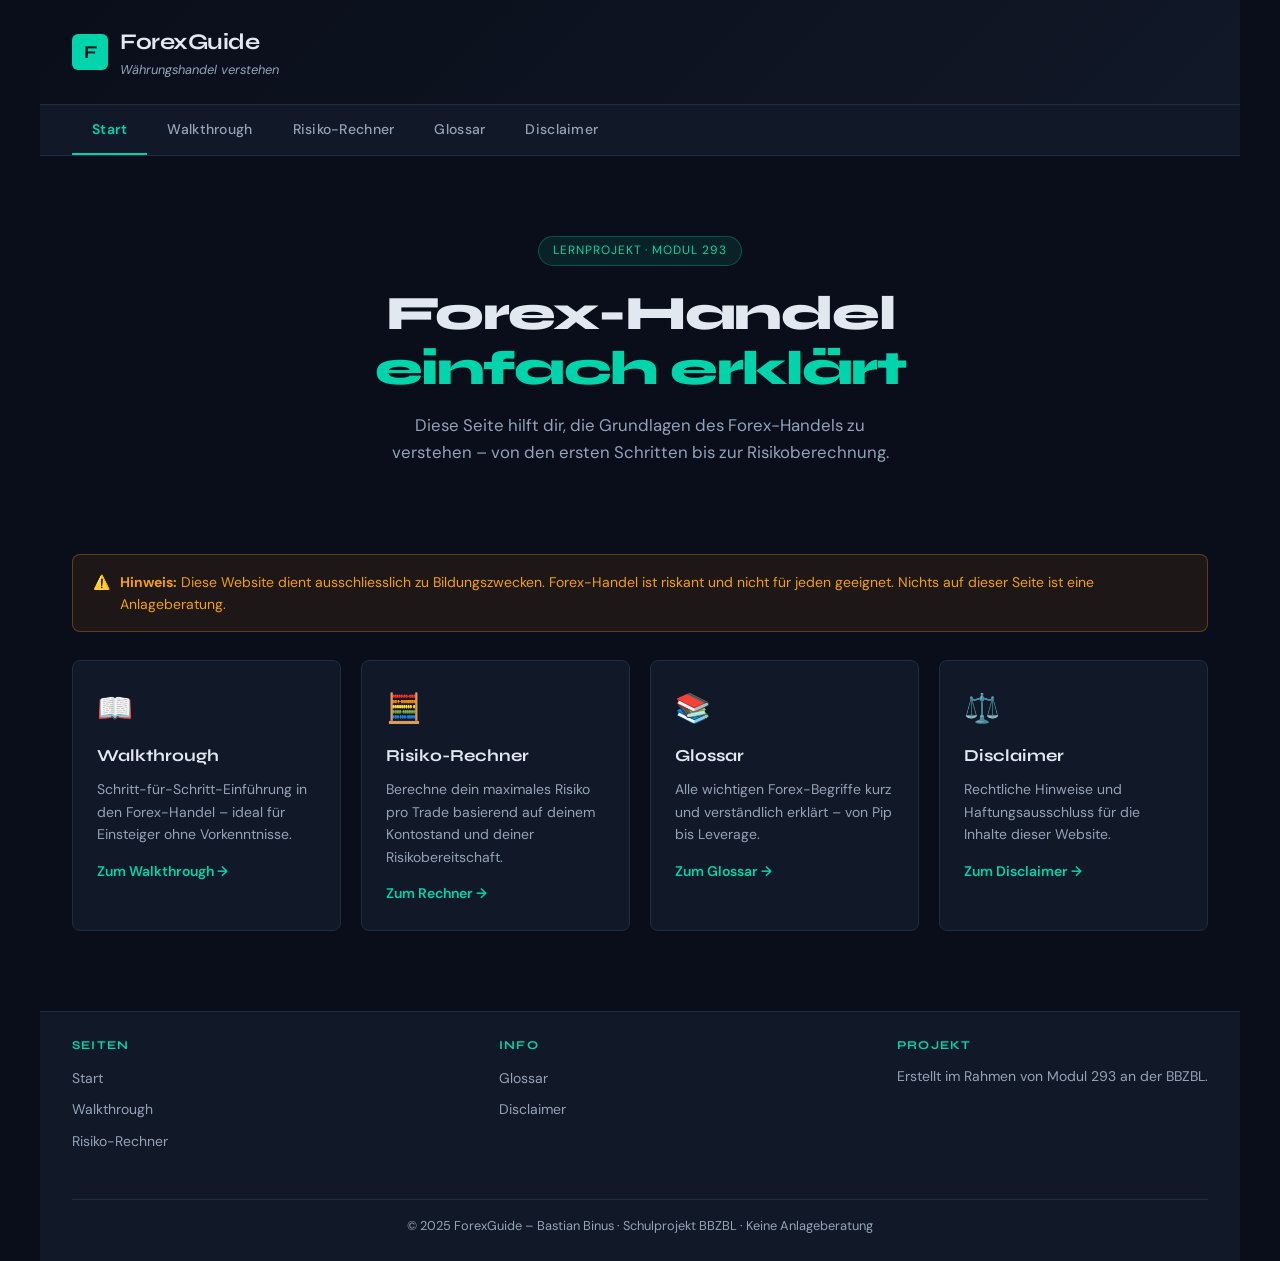
<file: index.html>
<!DOCTYPE html>
<html lang="de">
<head>
  <meta charset="UTF-8">
  <meta name="viewport" content="width=device-width, initial-scale=1.0">
  <meta name="description" content="ForexGuide – Dein Einstieg in den Forex-Handel. Lerne Währungshandel Schritt für Schritt.">
  <title>ForexGuide – Einstieg in den Forex-Handel</title>
  <link rel="stylesheet" href="style.css">
  <link rel="preconnect" href="https://fonts.googleapis.com">
  <link href="https://fonts.googleapis.com/css2?family=Syne:wght@700;800&family=DM+Sans:wght@400;500;600&family=JetBrains+Mono:wght@400&display=swap" rel="stylesheet">
</head>
<body>

  <header>
    <a href="index.html" class="logo">
      <div class="logo-icon">F</div>
      <div>
        <h1>ForexGuide</h1>
        <p class="tagline">Währungshandel verstehen</p>
      </div>
    </a>
  </header>

  <nav>
    <ul>
      <li><a href="index.html" class="active">Start</a></li>
      <li><a href="walkthrough.html">Walkthrough</a></li>
      <li><a href="rechner.html">Risiko-Rechner</a></li>
      <li><a href="glossar.html">Glossar</a></li>
      <li><a href="disclaimer.html">Disclaimer</a></li>
    </ul>
  </nav>

  <main>
    <div class="hero">
      <span class="hero-badge">Lernprojekt · Modul 293</span>
      <h2>Forex-Handel <span>einfach erklärt</span></h2>
      <p>Diese Seite hilft dir, die Grundlagen des Forex-Handels zu verstehen – von den ersten Schritten bis zur Risikoberechnung.</p>
    </div>

    <div class="warning-box">
      <span>⚠️</span>
      <span><strong>Hinweis:</strong> Diese Website dient ausschliesslich zu Bildungszwecken. Forex-Handel ist riskant und nicht für jeden geeignet. Nichts auf dieser Seite ist eine Anlageberatung.</span>
    </div>

    <div class="cards-grid">
      <div class="card">
        <div class="card-icon">📖</div>
        <h3>Walkthrough</h3>
        <p>Schritt-für-Schritt-Einführung in den Forex-Handel – ideal für Einsteiger ohne Vorkenntnisse.</p>
        <a href="walkthrough.html">Zum Walkthrough →</a>
      </div>
      <div class="card">
        <div class="card-icon">🧮</div>
        <h3>Risiko-Rechner</h3>
        <p>Berechne dein maximales Risiko pro Trade basierend auf deinem Kontostand und deiner Risikobereitschaft.</p>
        <a href="rechner.html">Zum Rechner →</a>
      </div>
      <div class="card">
        <div class="card-icon">📚</div>
        <h3>Glossar</h3>
        <p>Alle wichtigen Forex-Begriffe kurz und verständlich erklärt – von Pip bis Leverage.</p>
        <a href="glossar.html">Zum Glossar →</a>
      </div>
      <div class="card">
        <div class="card-icon">⚖️</div>
        <h3>Disclaimer</h3>
        <p>Rechtliche Hinweise und Haftungsausschluss für die Inhalte dieser Website.</p>
        <a href="disclaimer.html">Zum Disclaimer →</a>
      </div>
    </div>
  </main>

  <footer>
    <div class="footer-section">
      <h3>Seiten</h3>
      <ul>
        <li><a href="index.html">Start</a></li>
        <li><a href="walkthrough.html">Walkthrough</a></li>
        <li><a href="rechner.html">Risiko-Rechner</a></li>
      </ul>
    </div>
    <div class="footer-section">
      <h3>Info</h3>
      <ul>
        <li><a href="glossar.html">Glossar</a></li>
        <li><a href="disclaimer.html">Disclaimer</a></li>
      </ul>
    </div>
    <div class="footer-section">
      <h3>Projekt</h3>
      <p>Erstellt im Rahmen von Modul 293 an der BBZBL.</p>
    </div>
    <div class="footer-bottom">
      <p>© 2025 ForexGuide – Bastian Binus · Schulprojekt BBZBL · Keine Anlageberatung</p>
    </div>
  </footer>

</body>
</html>
</file>
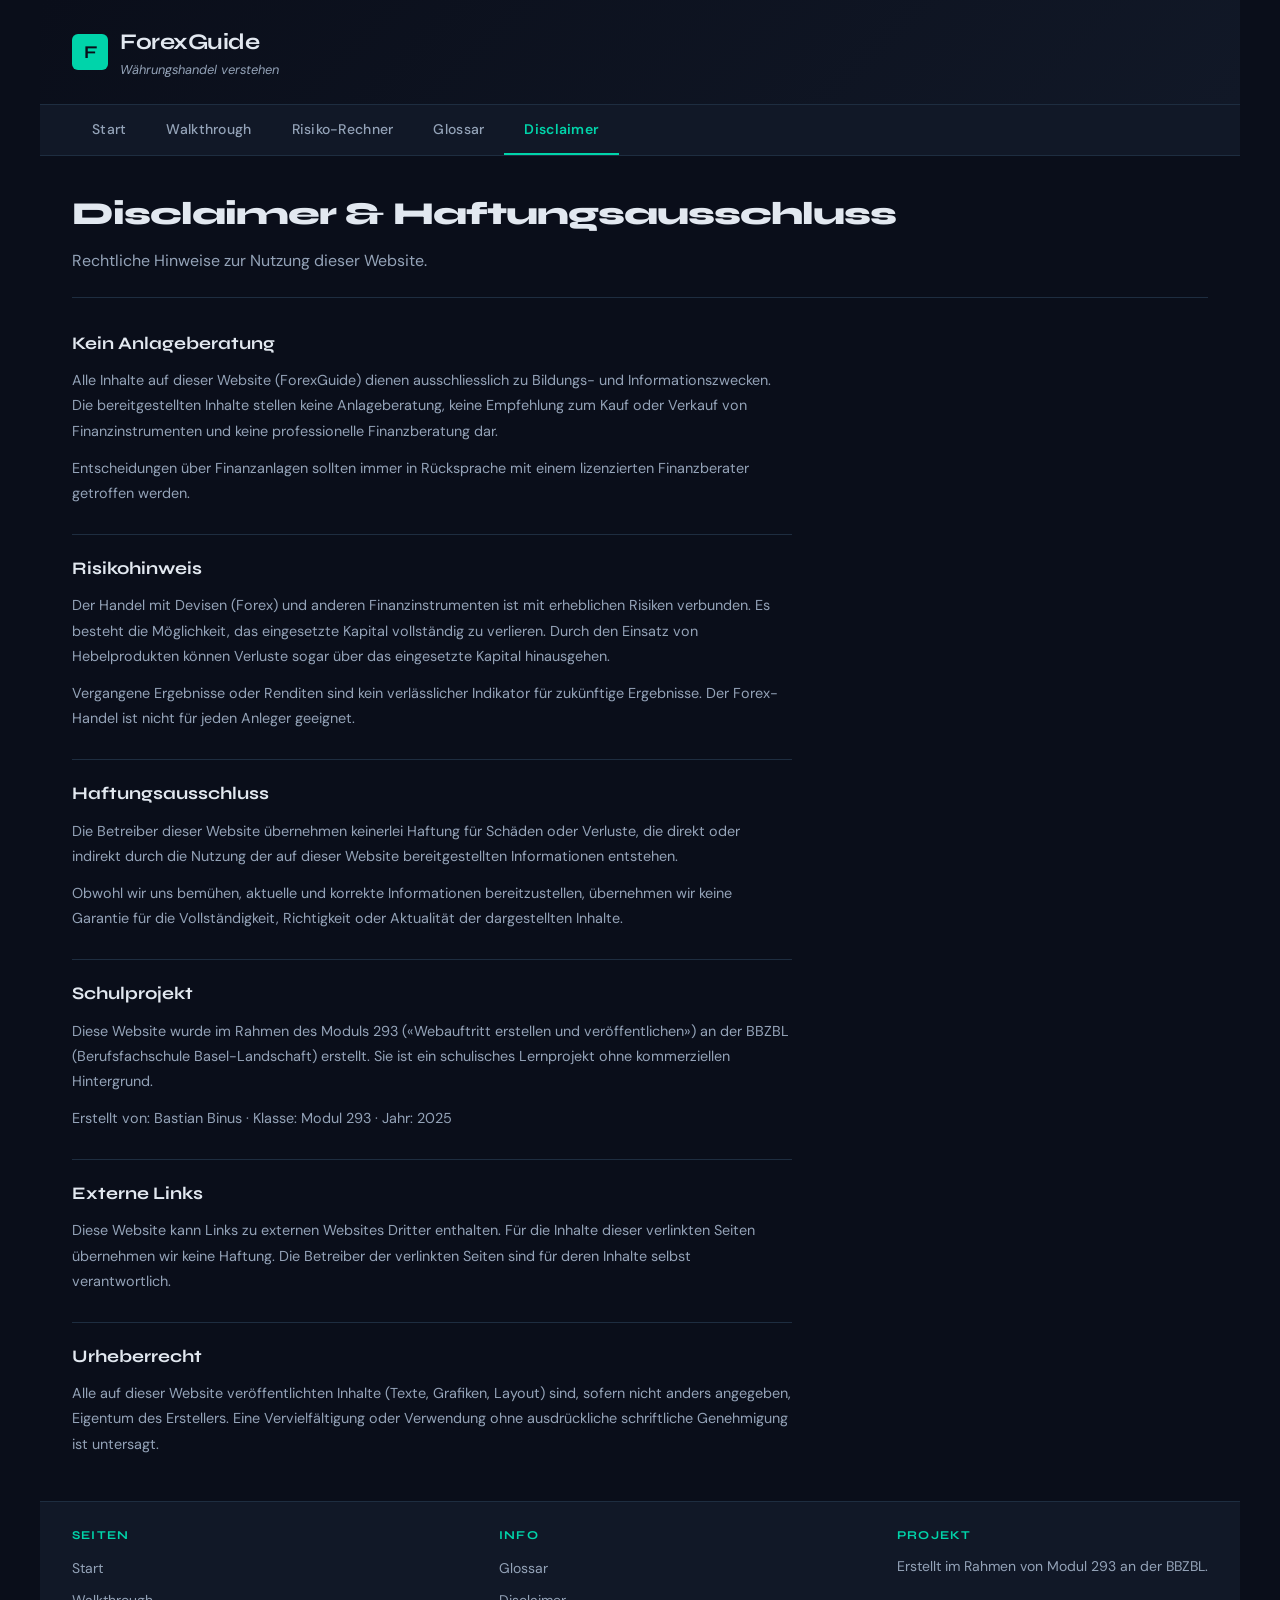
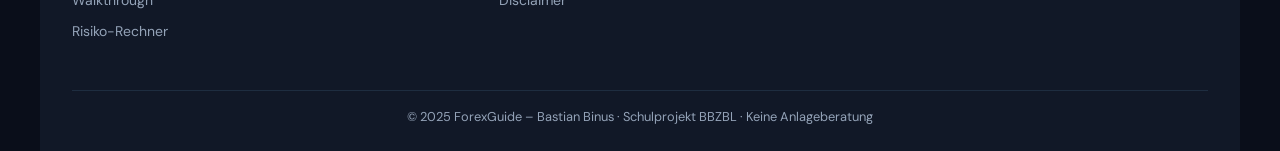
<file: disclaimer.html>
<!DOCTYPE html>
<html lang="de">
<head>
  <meta charset="UTF-8">
  <meta name="viewport" content="width=device-width, initial-scale=1.0">
  <meta name="description" content="Haftungsausschluss und rechtliche Hinweise für ForexGuide.">
  <title>Disclaimer – ForexGuide</title>
  <link rel="stylesheet" href="style.css">
  <link rel="preconnect" href="https://fonts.googleapis.com">
  <link href="https://fonts.googleapis.com/css2?family=Syne:wght@700;800&family=DM+Sans:wght@400;500;600&family=JetBrains+Mono:wght@400&display=swap" rel="stylesheet">
</head>
<body>

  <header>
    <a href="index.html" class="logo">
      <div class="logo-icon">F</div>
      <div>
        <h1>ForexGuide</h1>
        <p class="tagline">Währungshandel verstehen</p>
      </div>
    </a>
  </header>

  <nav>
    <ul>
      <li><a href="index.html">Start</a></li>
      <li><a href="walkthrough.html">Walkthrough</a></li>
      <li><a href="rechner.html">Risiko-Rechner</a></li>
      <li><a href="glossar.html">Glossar</a></li>
      <li><a href="disclaimer.html" class="active">Disclaimer</a></li>
    </ul>
  </nav>

  <main>
    <div class="page-header">
      <h2>Disclaimer & Haftungsausschluss</h2>
      <p>Rechtliche Hinweise zur Nutzung dieser Website.</p>
    </div>

    <div class="disclaimer-content">
      <h3>Kein Anlageberatung</h3>
      <p>Alle Inhalte auf dieser Website (ForexGuide) dienen ausschliesslich zu Bildungs- und Informationszwecken. Die bereitgestellten Inhalte stellen keine Anlageberatung, keine Empfehlung zum Kauf oder Verkauf von Finanzinstrumenten und keine professionelle Finanzberatung dar.</p>
      <p>Entscheidungen über Finanzanlagen sollten immer in Rücksprache mit einem lizenzierten Finanzberater getroffen werden.</p>

      <h3>Risikohinweis</h3>
      <p>Der Handel mit Devisen (Forex) und anderen Finanzinstrumenten ist mit erheblichen Risiken verbunden. Es besteht die Möglichkeit, das eingesetzte Kapital vollständig zu verlieren. Durch den Einsatz von Hebelprodukten können Verluste sogar über das eingesetzte Kapital hinausgehen.</p>
      <p>Vergangene Ergebnisse oder Renditen sind kein verlässlicher Indikator für zukünftige Ergebnisse. Der Forex-Handel ist nicht für jeden Anleger geeignet.</p>

      <h3>Haftungsausschluss</h3>
      <p>Die Betreiber dieser Website übernehmen keinerlei Haftung für Schäden oder Verluste, die direkt oder indirekt durch die Nutzung der auf dieser Website bereitgestellten Informationen entstehen.</p>
      <p>Obwohl wir uns bemühen, aktuelle und korrekte Informationen bereitzustellen, übernehmen wir keine Garantie für die Vollständigkeit, Richtigkeit oder Aktualität der dargestellten Inhalte.</p>

      <h3>Schulprojekt</h3>
      <p>Diese Website wurde im Rahmen des Moduls 293 («Webauftritt erstellen und veröffentlichen») an der BBZBL (Berufsfachschule Basel-Landschaft) erstellt. Sie ist ein schulisches Lernprojekt ohne kommerziellen Hintergrund.</p>
      <p>Erstellt von: Bastian Binus · Klasse: Modul 293 · Jahr: 2025</p>

      <h3>Externe Links</h3>
      <p>Diese Website kann Links zu externen Websites Dritter enthalten. Für die Inhalte dieser verlinkten Seiten übernehmen wir keine Haftung. Die Betreiber der verlinkten Seiten sind für deren Inhalte selbst verantwortlich.</p>

      <h3>Urheberrecht</h3>
      <p>Alle auf dieser Website veröffentlichten Inhalte (Texte, Grafiken, Layout) sind, sofern nicht anders angegeben, Eigentum des Erstellers. Eine Vervielfältigung oder Verwendung ohne ausdrückliche schriftliche Genehmigung ist untersagt.</p>
    </div>
  </main>

  <footer>
    <div class="footer-section">
      <h3>Seiten</h3>
      <ul>
        <li><a href="index.html">Start</a></li>
        <li><a href="walkthrough.html">Walkthrough</a></li>
        <li><a href="rechner.html">Risiko-Rechner</a></li>
      </ul>
    </div>
    <div class="footer-section">
      <h3>Info</h3>
      <ul>
        <li><a href="glossar.html">Glossar</a></li>
        <li><a href="disclaimer.html">Disclaimer</a></li>
      </ul>
    </div>
    <div class="footer-section">
      <h3>Projekt</h3>
      <p>Erstellt im Rahmen von Modul 293 an der BBZBL.</p>
    </div>
    <div class="footer-bottom">
      <p>© 2025 ForexGuide – Bastian Binus · Schulprojekt BBZBL · Keine Anlageberatung</p>
    </div>
  </footer>

</body>
</html>
</file>
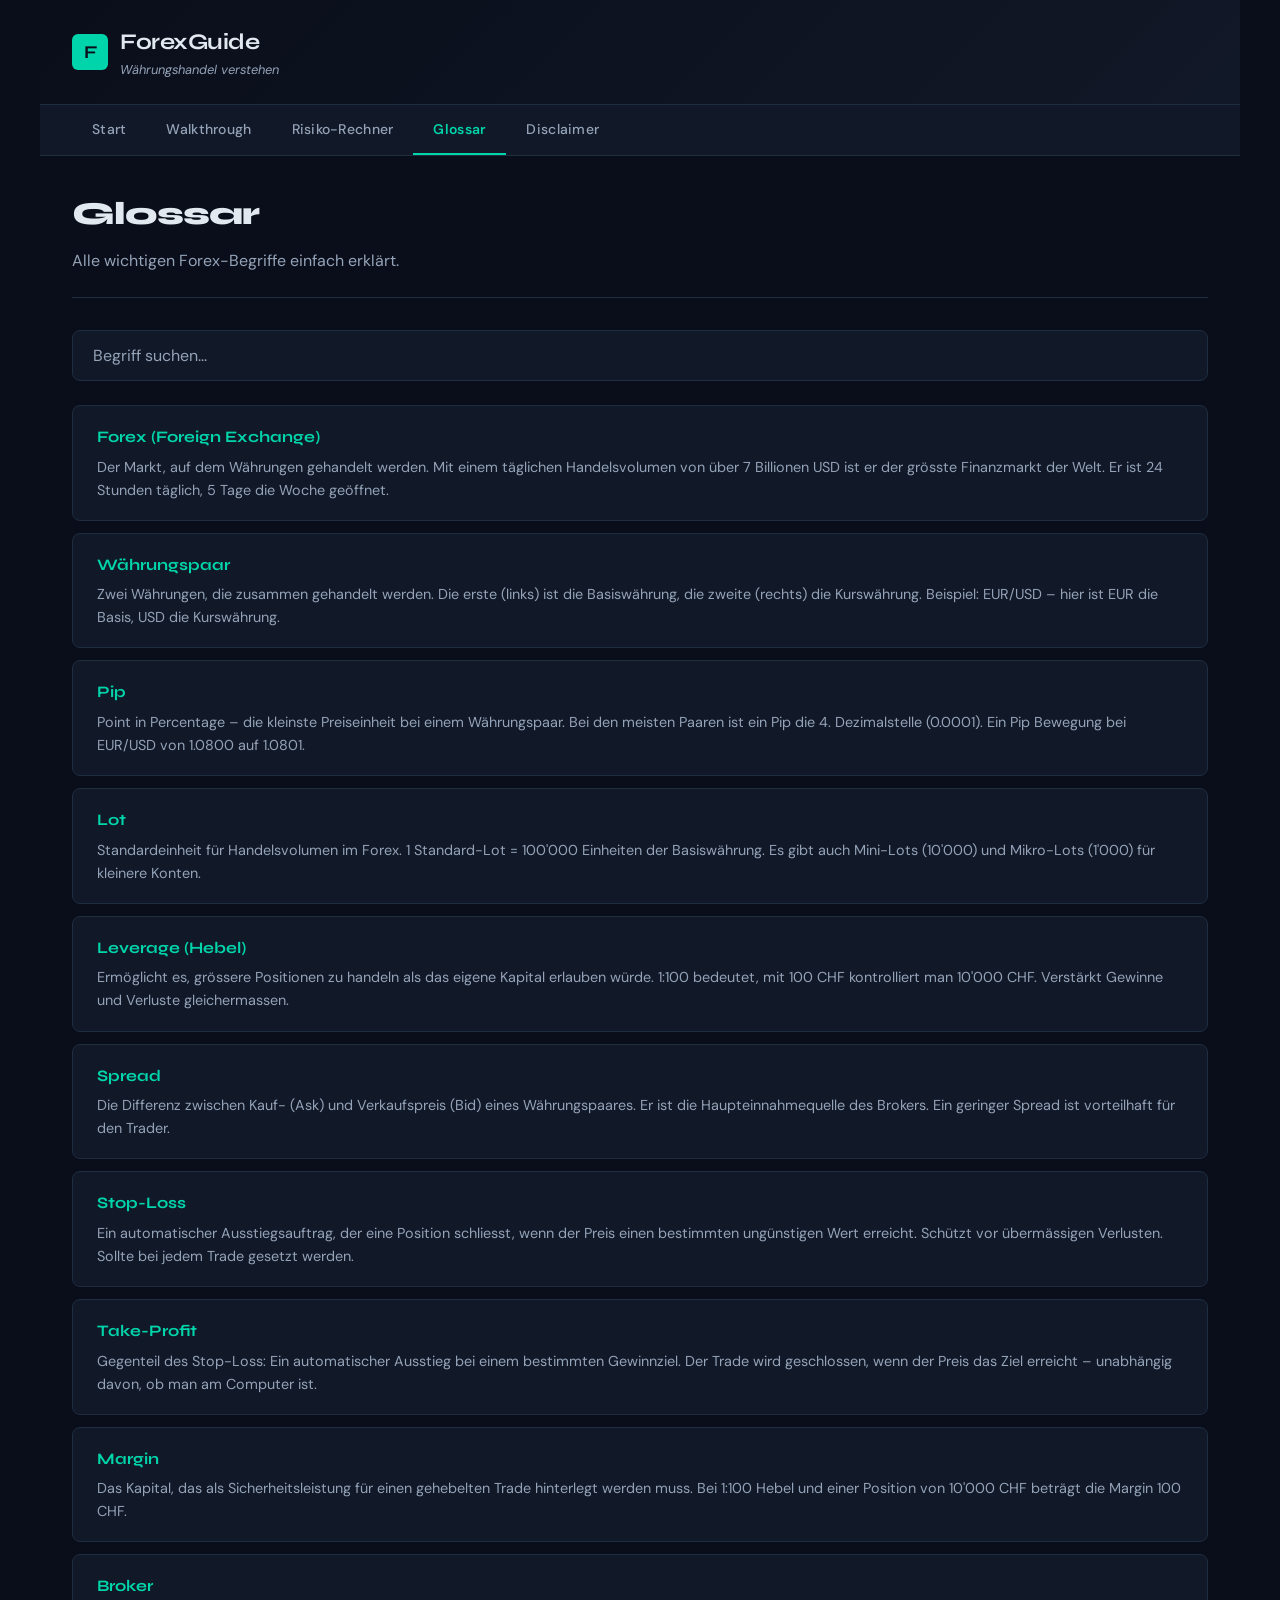
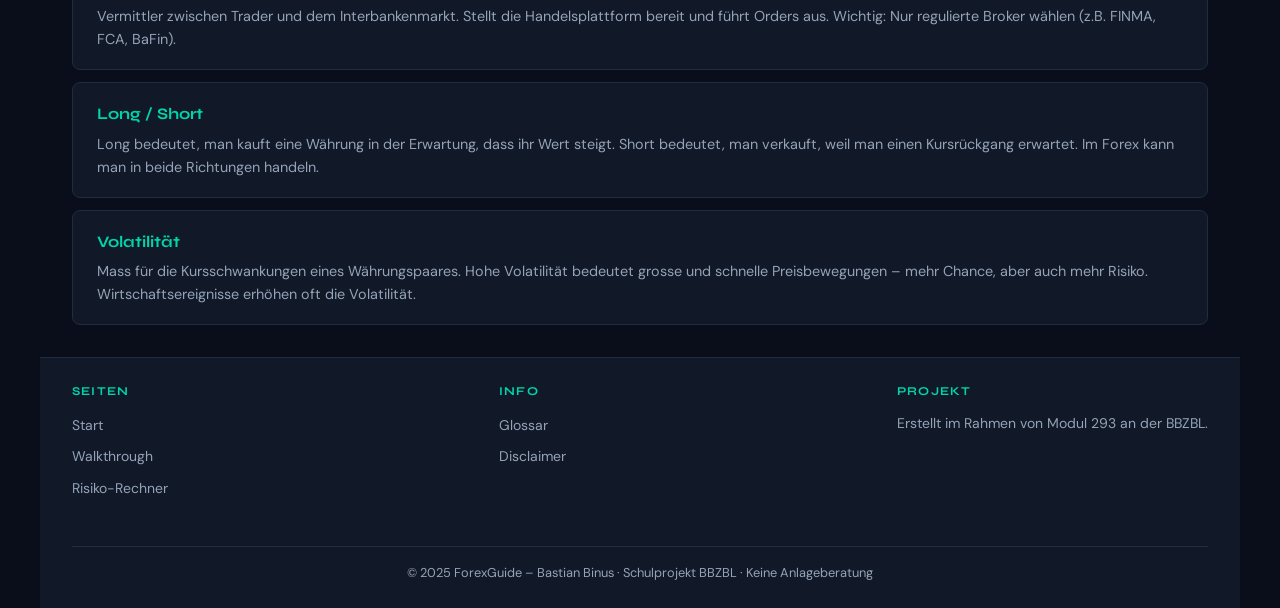
<file: glossar.html>
<!DOCTYPE html>
<html lang="de">
<head>
  <meta charset="UTF-8">
  <meta name="viewport" content="width=device-width, initial-scale=1.0">
  <meta name="description" content="Forex-Glossar: Alle wichtigen Begriffe aus dem Währungshandel einfach erklärt.">
  <title>Glossar – ForexGuide</title>
  <link rel="stylesheet" href="style.css">
  <link rel="preconnect" href="https://fonts.googleapis.com">
  <link href="https://fonts.googleapis.com/css2?family=Syne:wght@700;800&family=DM+Sans:wght@400;500;600&family=JetBrains+Mono:wght@400&display=swap" rel="stylesheet">
</head>
<body>

  <header>
    <a href="index.html" class="logo">
      <div class="logo-icon">F</div>
      <div>
        <h1>ForexGuide</h1>
        <p class="tagline">Währungshandel verstehen</p>
      </div>
    </a>
  </header>

  <nav>
    <ul>
      <li><a href="index.html">Start</a></li>
      <li><a href="walkthrough.html">Walkthrough</a></li>
      <li><a href="rechner.html">Risiko-Rechner</a></li>
      <li><a href="glossar.html" class="active">Glossar</a></li>
      <li><a href="disclaimer.html">Disclaimer</a></li>
    </ul>
  </nav>

  <main>
    <div class="page-header">
      <h2>Glossar</h2>
      <p>Alle wichtigen Forex-Begriffe einfach erklärt.</p>
    </div>

    <div class="glossar-search">
      <input type="search" id="suche" placeholder="Begriff suchen..." oninput="filtern()" aria-label="Glossar durchsuchen">
    </div>

    <dl class="glossar-list" id="glossar-liste">
      <div class="glossar-item">
        <dt>Forex (Foreign Exchange)</dt>
        <dd>Der Markt, auf dem Währungen gehandelt werden. Mit einem täglichen Handelsvolumen von über 7 Billionen USD ist er der grösste Finanzmarkt der Welt. Er ist 24 Stunden täglich, 5 Tage die Woche geöffnet.</dd>
      </div>
      <div class="glossar-item">
        <dt>Währungspaar</dt>
        <dd>Zwei Währungen, die zusammen gehandelt werden. Die erste (links) ist die Basiswährung, die zweite (rechts) die Kurswährung. Beispiel: EUR/USD – hier ist EUR die Basis, USD die Kurswährung.</dd>
      </div>
      <div class="glossar-item">
        <dt>Pip</dt>
        <dd>Point in Percentage – die kleinste Preiseinheit bei einem Währungspaar. Bei den meisten Paaren ist ein Pip die 4. Dezimalstelle (0.0001). Ein Pip Bewegung bei EUR/USD von 1.0800 auf 1.0801.</dd>
      </div>
      <div class="glossar-item">
        <dt>Lot</dt>
        <dd>Standardeinheit für Handelsvolumen im Forex. 1 Standard-Lot = 100'000 Einheiten der Basiswährung. Es gibt auch Mini-Lots (10'000) und Mikro-Lots (1'000) für kleinere Konten.</dd>
      </div>
      <div class="glossar-item">
        <dt>Leverage (Hebel)</dt>
        <dd>Ermöglicht es, grössere Positionen zu handeln als das eigene Kapital erlauben würde. 1:100 bedeutet, mit 100 CHF kontrolliert man 10'000 CHF. Verstärkt Gewinne und Verluste gleichermassen.</dd>
      </div>
      <div class="glossar-item">
        <dt>Spread</dt>
        <dd>Die Differenz zwischen Kauf- (Ask) und Verkaufspreis (Bid) eines Währungspaares. Er ist die Haupteinnahmequelle des Brokers. Ein geringer Spread ist vorteilhaft für den Trader.</dd>
      </div>
      <div class="glossar-item">
        <dt>Stop-Loss</dt>
        <dd>Ein automatischer Ausstiegsauftrag, der eine Position schliesst, wenn der Preis einen bestimmten ungünstigen Wert erreicht. Schützt vor übermässigen Verlusten. Sollte bei jedem Trade gesetzt werden.</dd>
      </div>
      <div class="glossar-item">
        <dt>Take-Profit</dt>
        <dd>Gegenteil des Stop-Loss: Ein automatischer Ausstieg bei einem bestimmten Gewinnziel. Der Trade wird geschlossen, wenn der Preis das Ziel erreicht – unabhängig davon, ob man am Computer ist.</dd>
      </div>
      <div class="glossar-item">
        <dt>Margin</dt>
        <dd>Das Kapital, das als Sicherheitsleistung für einen gehebelten Trade hinterlegt werden muss. Bei 1:100 Hebel und einer Position von 10'000 CHF beträgt die Margin 100 CHF.</dd>
      </div>
      <div class="glossar-item">
        <dt>Broker</dt>
        <dd>Vermittler zwischen Trader und dem Interbankenmarkt. Stellt die Handelsplattform bereit und führt Orders aus. Wichtig: Nur regulierte Broker wählen (z.B. FINMA, FCA, BaFin).</dd>
      </div>
      <div class="glossar-item">
        <dt>Long / Short</dt>
        <dd>Long bedeutet, man kauft eine Währung in der Erwartung, dass ihr Wert steigt. Short bedeutet, man verkauft, weil man einen Kursrückgang erwartet. Im Forex kann man in beide Richtungen handeln.</dd>
      </div>
      <div class="glossar-item">
        <dt>Volatilität</dt>
        <dd>Mass für die Kursschwankungen eines Währungspaares. Hohe Volatilität bedeutet grosse und schnelle Preisbewegungen – mehr Chance, aber auch mehr Risiko. Wirtschaftsereignisse erhöhen oft die Volatilität.</dd>
      </div>
    </dl>
  </main>

  <footer>
    <div class="footer-section">
      <h3>Seiten</h3>
      <ul>
        <li><a href="index.html">Start</a></li>
        <li><a href="walkthrough.html">Walkthrough</a></li>
        <li><a href="rechner.html">Risiko-Rechner</a></li>
      </ul>
    </div>
    <div class="footer-section">
      <h3>Info</h3>
      <ul>
        <li><a href="glossar.html">Glossar</a></li>
        <li><a href="disclaimer.html">Disclaimer</a></li>
      </ul>
    </div>
    <div class="footer-section">
      <h3>Projekt</h3>
      <p>Erstellt im Rahmen von Modul 293 an der BBZBL.</p>
    </div>
    <div class="footer-bottom">
      <p>© 2025 ForexGuide – Bastian Binus · Schulprojekt BBZBL · Keine Anlageberatung</p>
    </div>
  </footer>

  <script>
    function filtern() {
      var suche = document.getElementById('suche').value.toLowerCase();
      var items = document.querySelectorAll('.glossar-item');
      items.forEach(function(item) {
        var text = item.textContent.toLowerCase();
        item.style.display = text.includes(suche) ? 'block' : 'none';
      });
    }
  </script>

</body>
</html>
</file>
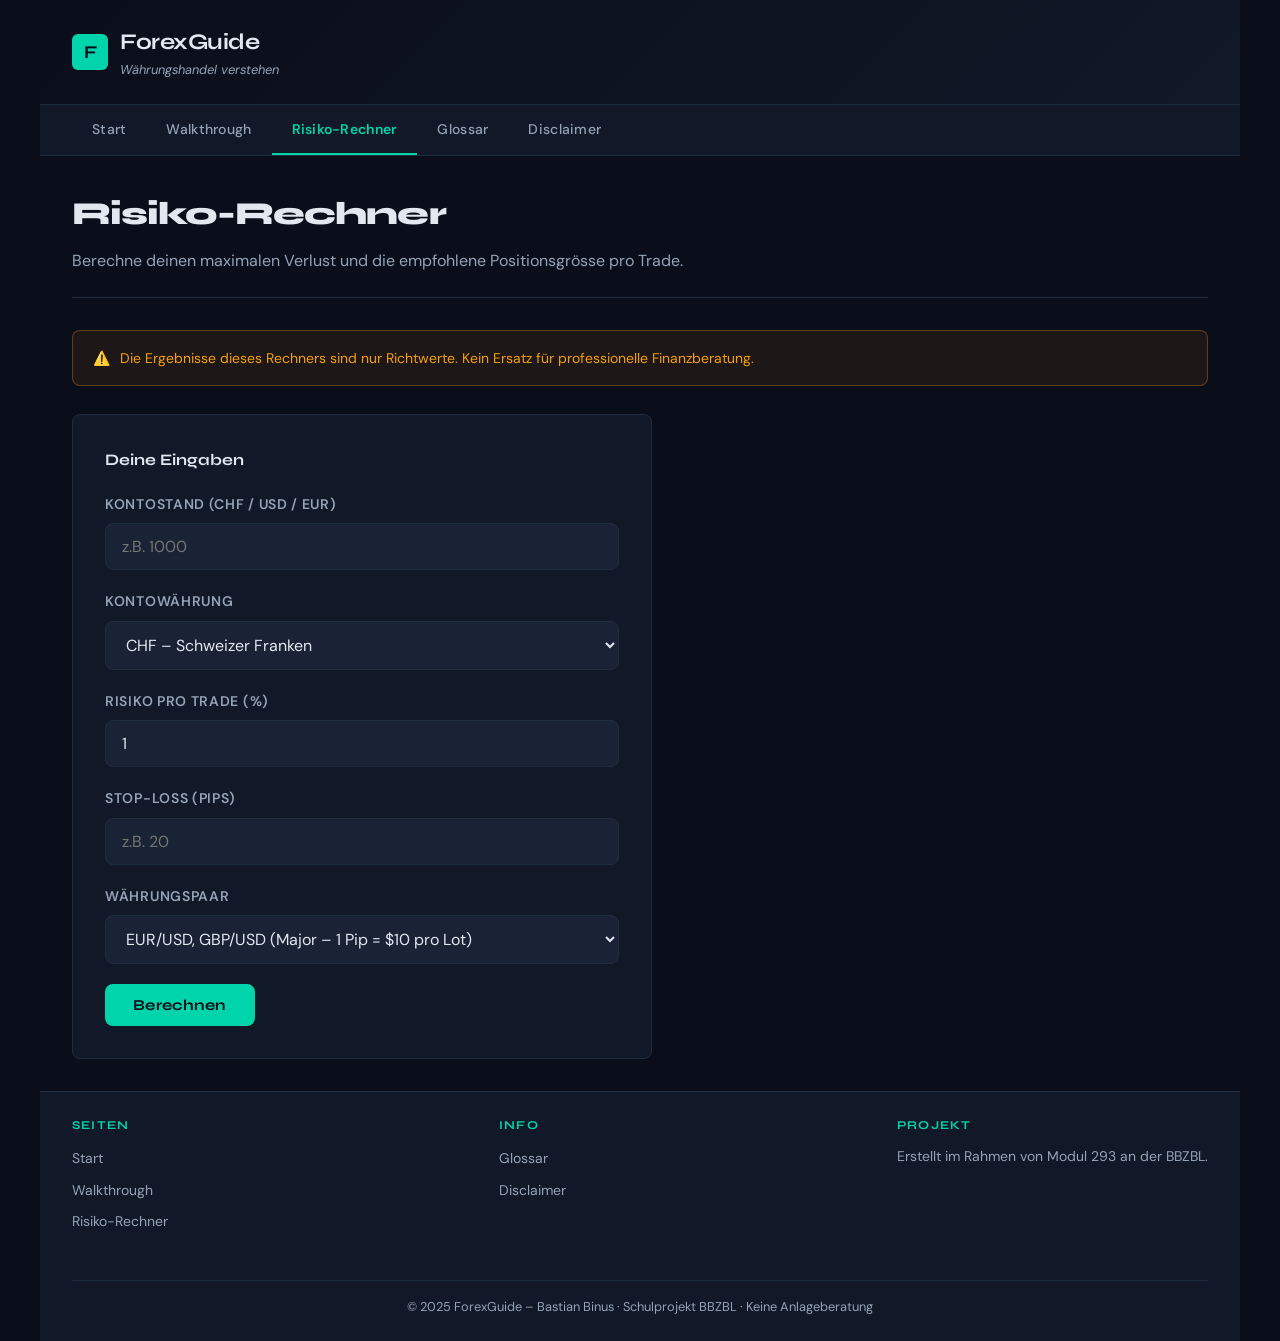
<file: rechner.html>
<!DOCTYPE html>
<html lang="de">
<head>
  <meta charset="UTF-8">
  <meta name="viewport" content="width=device-width, initial-scale=1.0">
  <meta name="description" content="Berechne dein Risiko pro Trade im Forex-Handel einfach und schnell.">
  <title>Risiko-Rechner – ForexGuide</title>
  <link rel="stylesheet" href="style.css">
  <link rel="preconnect" href="https://fonts.googleapis.com">
  <link href="https://fonts.googleapis.com/css2?family=Syne:wght@700;800&family=DM+Sans:wght@400;500;600&family=JetBrains+Mono:wght@400&display=swap" rel="stylesheet">
</head>
<body>

  <header>
    <a href="index.html" class="logo">
      <div class="logo-icon">F</div>
      <div>
        <h1>ForexGuide</h1>
        <p class="tagline">Währungshandel verstehen</p>
      </div>
    </a>
  </header>

  <nav>
    <ul>
      <li><a href="index.html">Start</a></li>
      <li><a href="walkthrough.html">Walkthrough</a></li>
      <li><a href="rechner.html" class="active">Risiko-Rechner</a></li>
      <li><a href="glossar.html">Glossar</a></li>
      <li><a href="disclaimer.html">Disclaimer</a></li>
    </ul>
  </nav>

  <main>
    <div class="page-header">
      <h2>Risiko-Rechner</h2>
      <p>Berechne deinen maximalen Verlust und die empfohlene Positionsgrösse pro Trade.</p>
    </div>

    <div class="warning-box">
      <span>⚠️</span>
      <span>Die Ergebnisse dieses Rechners sind nur Richtwerte. Kein Ersatz für professionelle Finanzberatung.</span>
    </div>

    <div class="calculator">
      <fieldset style="border:none; padding:0;">
        <legend style="font-family:var(--font-display); font-size:1rem; font-weight:700; margin-bottom:20px; color:var(--color-text);">Deine Eingaben</legend>

        <div class="form-group">
          <label for="kontostand">Kontostand (CHF / USD / EUR)</label>
          <input type="number" id="kontostand" name="kontostand" placeholder="z.B. 1000" min="1" step="1" required>
        </div>

        <div class="form-group">
          <label for="waehrung">Kontowährung</label>
          <select id="waehrung" name="waehrung">
            <option value="CHF">CHF – Schweizer Franken</option>
            <option value="USD">USD – US-Dollar</option>
            <option value="EUR">EUR – Euro</option>
          </select>
        </div>

        <div class="form-group">
          <label for="risiko">Risiko pro Trade (%)</label>
          <input type="number" id="risiko" name="risiko" placeholder="z.B. 1" min="0.1" max="10" step="0.1" value="1" required>
        </div>

        <div class="form-group">
          <label for="stoploss">Stop-Loss (Pips)</label>
          <input type="number" id="stoploss" name="stoploss" placeholder="z.B. 20" min="1" step="1" required>
        </div>

        <div class="form-group">
          <label for="pair">Währungspaar</label>
          <select id="pair" name="pair">
            <option value="major">EUR/USD, GBP/USD (Major – 1 Pip = $10 pro Lot)</option>
            <option value="minor">USD/CHF, USD/JPY (Minor – ca. $8–9 pro Lot)</option>
            <option value="exotic">Exotische Paare (ca. $5–7 pro Lot)</option>
          </select>
        </div>

        <button class="btn" type="button" onclick="berechnen()">Berechnen</button>
      </fieldset>

      <div class="result-box" id="result">
        <h4>Ergebnis</h4>
        <div class="result-row">
          <span>Kontostand</span>
          <span class="value" id="res-konto">–</span>
        </div>
        <div class="result-row">
          <span>Max. Risiko</span>
          <span class="value danger" id="res-risiko">–</span>
        </div>
        <div class="result-row">
          <span>Stop-Loss (Pips)</span>
          <span class="value" id="res-sl">–</span>
        </div>
        <div class="result-row">
          <span>Empf. Positionsgrösse</span>
          <span class="value" id="res-pos">–</span>
        </div>
        <div class="result-row">
          <span>Max. Verlust</span>
          <span class="value danger" id="res-verlust">–</span>
        </div>
      </div>
    </div>
  </main>

  <footer>
    <div class="footer-section">
      <h3>Seiten</h3>
      <ul>
        <li><a href="index.html">Start</a></li>
        <li><a href="walkthrough.html">Walkthrough</a></li>
        <li><a href="rechner.html">Risiko-Rechner</a></li>
      </ul>
    </div>
    <div class="footer-section">
      <h3>Info</h3>
      <ul>
        <li><a href="glossar.html">Glossar</a></li>
        <li><a href="disclaimer.html">Disclaimer</a></li>
      </ul>
    </div>
    <div class="footer-section">
      <h3>Projekt</h3>
      <p>Erstellt im Rahmen von Modul 293 an der BBZBL.</p>
    </div>
    <div class="footer-bottom">
      <p>© 2025 ForexGuide – Bastian Binus · Schulprojekt BBZBL · Keine Anlageberatung</p>
    </div>
  </footer>

  <script>
    function berechnen() {
      var kontostand = parseFloat(document.getElementById('kontostand').value);
      var risiko = parseFloat(document.getElementById('risiko').value);
      var stoploss = parseFloat(document.getElementById('stoploss').value);
      var pair = document.getElementById('pair').value;
      var waehrung = document.getElementById('waehrung').value;

      if (!kontostand || !risiko || !stoploss) {
        alert('Bitte alle Felder ausfüllen.');
        return;
      }

      var pipWert = pair === 'major' ? 10 : pair === 'minor' ? 9 : 6;
      var maxRisiko = kontostand * (risiko / 100);
      var empfLots = maxRisiko / (stoploss * pipWert);

      document.getElementById('res-konto').textContent = kontostand.toFixed(2) + ' ' + waehrung;
      document.getElementById('res-risiko').textContent = risiko + '%';
      document.getElementById('res-sl').textContent = stoploss + ' Pips';
      document.getElementById('res-pos').textContent = empfLots.toFixed(4) + ' Lots';
      document.getElementById('res-verlust').textContent = maxRisiko.toFixed(2) + ' ' + waehrung;

      document.getElementById('result').classList.add('visible');
    }
  </script>

</body>
</html>
</file>
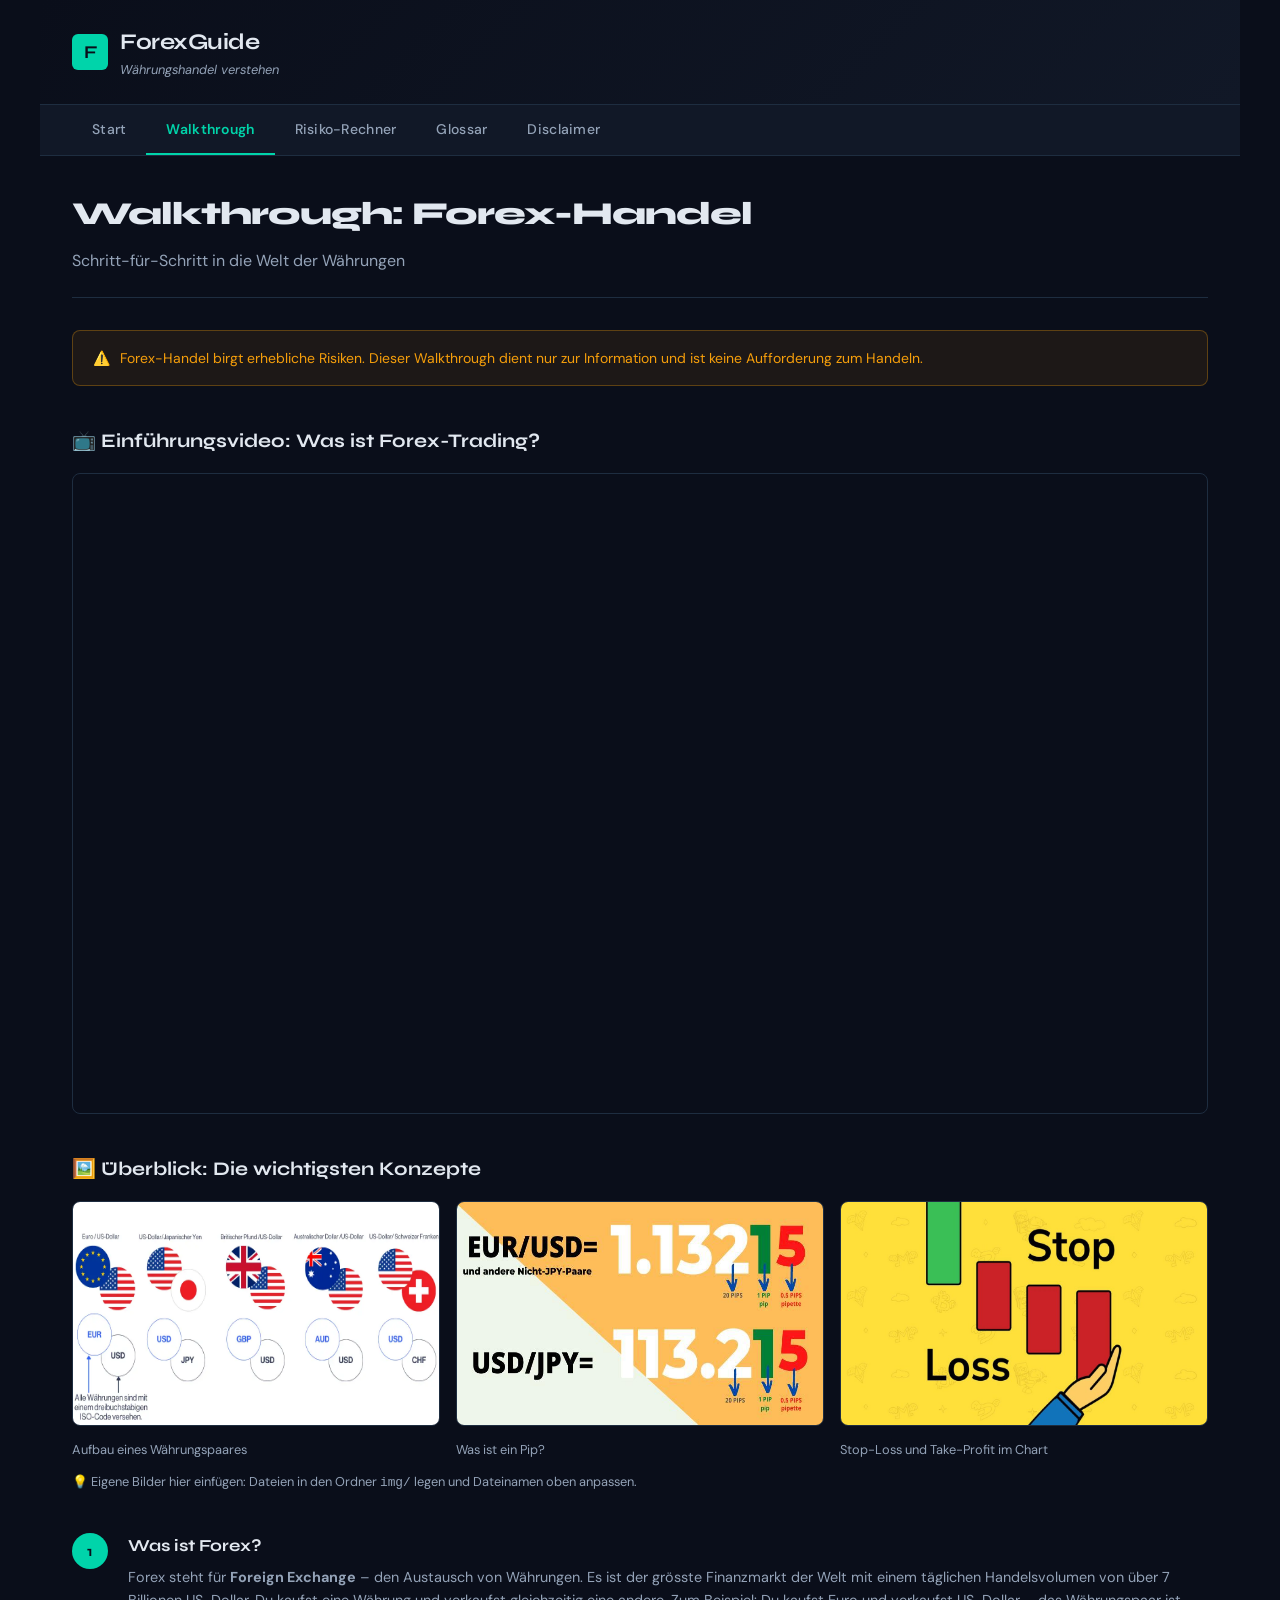
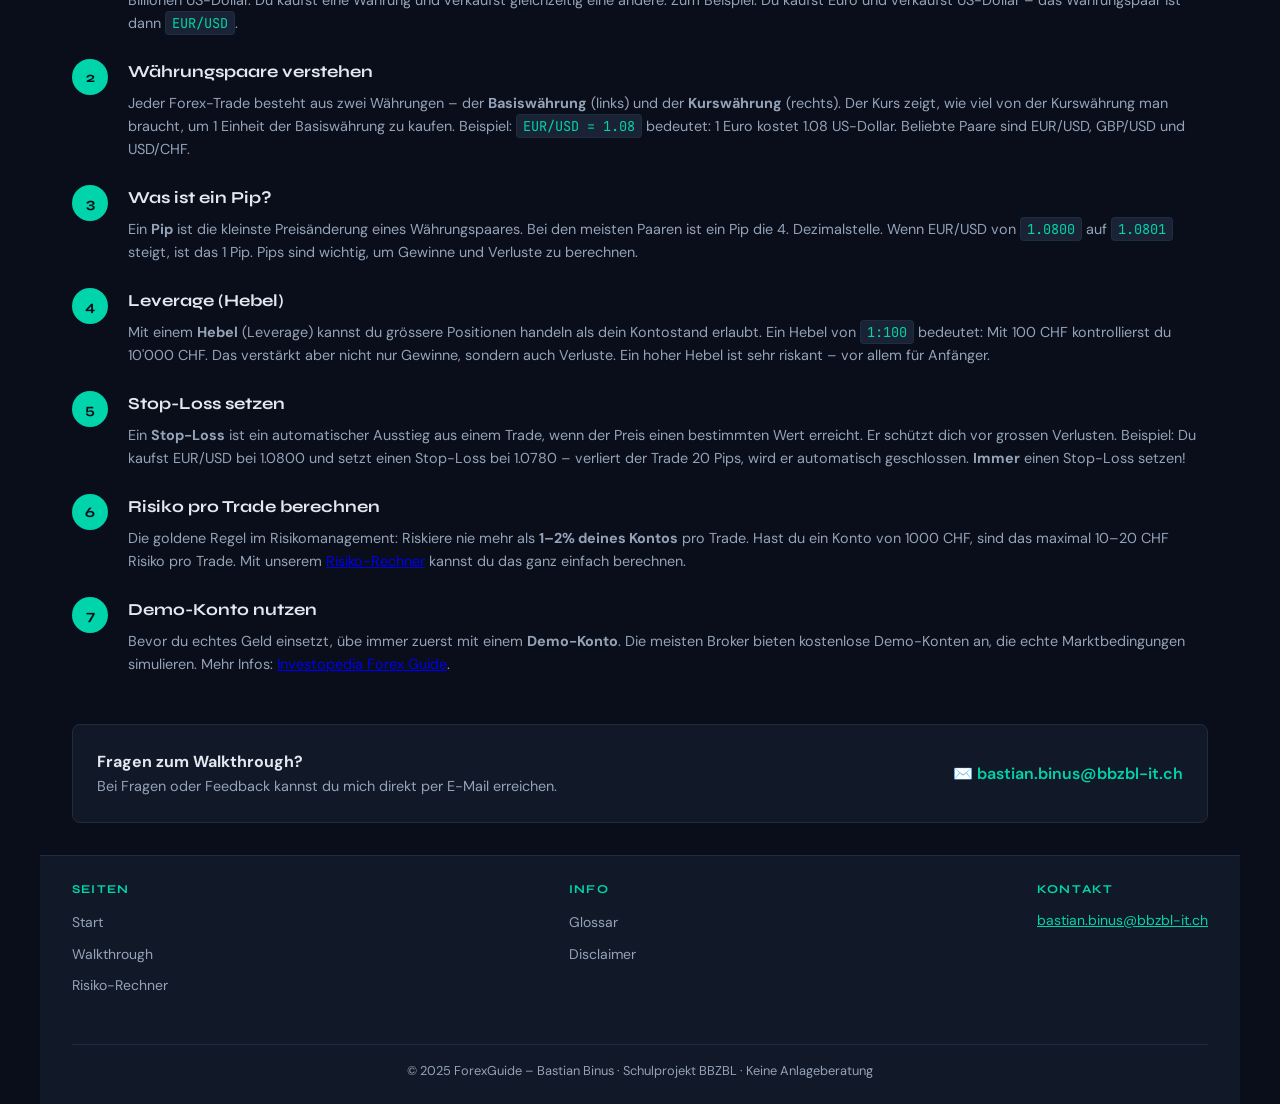
<file: walkthrough.html>
<!DOCTYPE html>
<html lang="de">
<head>
  <meta charset="UTF-8">
  <meta name="viewport" content="width=device-width, initial-scale=1.0">
  <meta name="description" content="Schritt-für-Schritt Anleitung für den Einstieg in den Forex-Handel. Mit Video-Erklärung und Bildmaterial.">
  <title>Walkthrough – ForexGuide</title>
  <link rel="stylesheet" href="style.css">
  <link rel="preconnect" href="https://fonts.googleapis.com">
  <link rel="preconnect" href="https://fonts.gstatic.com" crossorigin>
  <link rel="stylesheet" href="https://fonts.googleapis.com/css2?family=Syne:wght@700;800&family=DM+Sans:wght@400;500;600&family=JetBrains+Mono:wght@400&display=swap" media="print" onload="this.media='all'">
  <noscript><link rel="stylesheet" href="https://fonts.googleapis.com/css2?family=Syne:wght@700;800&family=DM+Sans:wght@400;500;600&family=JetBrains+Mono:wght@400&display=swap"></noscript>
  <style>
    .media-section {
      margin: 40px 0;
    }
    .media-section h3 {
      font-family: var(--font-display);
      font-size: 1.2rem;
      font-weight: 700;
      margin-bottom: 16px;
      color: var(--color-text);
    }
    .video-wrapper {
      position: relative;
      padding-bottom: 56.25%; /* 16:9 */
      height: 0;
      overflow: hidden;
      border-radius: var(--radius);
      border: 1px solid var(--color-border);
    }
    .video-wrapper iframe {
      position: absolute;
      top: 0;
      left: 0;
      width: 100%;
      height: 100%;
      border: none;
    }
    .image-grid {
      display: grid;
      grid-template-columns: repeat(auto-fit, minmax(220px, 1fr));
      gap: 16px;
      margin-top: 16px;
    }
    .image-placeholder {
      background: var(--color-surface);
      border: 2px dashed var(--color-border);
      border-radius: var(--radius);
      aspect-ratio: 16/9;
      display: flex;
      flex-direction: column;
      align-items: center;
      justify-content: center;
      gap: 8px;
      color: var(--color-text-muted);
      font-size: 0.85rem;
    }
    .image-placeholder span {
      font-size: 2rem;
    }
    .contact-box {
      margin-top: 48px;
      padding: 24px;
      background: var(--color-surface);
      border: 1px solid var(--color-border);
      border-radius: var(--radius);
      display: flex;
      align-items: center;
      justify-content: space-between;
      flex-wrap: wrap;
      gap: 16px;
    }
    .contact-box p {
      color: var(--color-text-muted);
      font-size: 0.9rem;
    }
    .contact-box a {
      color: var(--color-accent);
      font-weight: 600;
      text-decoration: none;
    }
    .contact-box a:hover {
      text-decoration: underline;
    }
  </style>
</head>
<body>

  <header>
    <a href="index.html" class="logo" aria-label="ForexGuide Startseite">
      <div class="logo-icon">F</div>
      <div>
        <h1>ForexGuide</h1>
        <p class="tagline">Währungshandel verstehen</p>
      </div>
    </a>
  </header>

  <nav aria-label="Hauptnavigation">
    <ul>
      <li><a href="index.html">Start</a></li>
      <li><a href="walkthrough.html" class="active">Walkthrough</a></li>
      <li><a href="rechner.html">Risiko-Rechner</a></li>
      <li><a href="glossar.html">Glossar</a></li>
      <li><a href="disclaimer.html">Disclaimer</a></li>
    </ul>
  </nav>

  <main>
    <div class="page-header">
      <h2>Walkthrough: Forex-Handel</h2>
      <p>Schritt-für-Schritt in die Welt der Währungen</p>
    </div>

    <div class="warning-box" role="alert">
      <span>⚠️</span>
      <span>Forex-Handel birgt erhebliche Risiken. Dieser Walkthrough dient nur zur Information und ist keine Aufforderung zum Handeln.</span>
    </div>

    <!-- Einführungsvideo -->
    <div class="media-section">
      <h3>📺 Einführungsvideo: Was ist Forex-Trading?</h3>
      <div class="video-wrapper">
        <iframe
          src="https://www.youtube.com/embed/wIyZcY6kNuo"
          title="Forex Trading Einführung für Anfänger"
          allow="accelerometer; autoplay; clipboard-write; encrypted-media; gyroscope; picture-in-picture"
          allowfullscreen
          loading="lazy">
        </iframe>
      </div>
    </div>

    <!-- Bildübersicht -->
    <div class="media-section">
      <h3>🖼️ Überblick: Die wichtigsten Konzepte</h3>
      <div class="image-grid">
        <figure>
          <img src="img/Währungspaare.webp" alt="Erklärung eines Währungspaares am Beispiel EUR/USD" width="400" height="225" style="width:100%; border-radius:8px; border:1px solid var(--color-border);">
          <figcaption style="font-size:0.8rem; color:var(--color-text-muted); margin-top:6px;">Aufbau eines Währungspaares</figcaption>
        </figure>
        <figure>
          <img src="img/EURUSD_PIP.jpg" alt="Visualisierung was ein Pip bei EUR/USD bedeutet" width="400" height="225" style="width:100%; border-radius:8px; border:1px solid var(--color-border);">
          <figcaption style="font-size:0.8rem; color:var(--color-text-muted); margin-top:6px;">Was ist ein Pip?</figcaption>
        </figure>
        <figure>
          <img src="img/StopLoss.jpg" alt="Chart mit eingezeichnetem Stop-Loss und Take-Profit" width="400" height="225" style="width:100%; border-radius:8px; border:1px solid var(--color-border);">
          <figcaption style="font-size:0.8rem; color:var(--color-text-muted); margin-top:6px;">Stop-Loss und Take-Profit im Chart</figcaption>
        </figure>
      </div>
      <p style="margin-top:12px; font-size:0.8rem; color:var(--color-text-muted);">💡 Eigene Bilder hier einfügen: Dateien in den Ordner <code>img/</code> legen und Dateinamen oben anpassen.</p>
    </div>

    <div class="steps">
      <div class="step">
        <div class="step-number">1</div>
        <div class="step-content">
          <h3>Was ist Forex?</h3>
          <p>Forex steht für <strong>Foreign Exchange</strong> – den Austausch von Währungen. Es ist der grösste Finanzmarkt der Welt mit einem täglichen Handelsvolumen von über 7 Billionen US-Dollar. Du kaufst eine Währung und verkaufst gleichzeitig eine andere. Zum Beispiel: Du kaufst Euro und verkaufst US-Dollar – das Währungspaar ist dann <code>EUR/USD</code>.</p>
        </div>
      </div>

      <div class="step">
        <div class="step-number">2</div>
        <div class="step-content">
          <h3>Währungspaare verstehen</h3>
          <p>Jeder Forex-Trade besteht aus zwei Währungen – der <strong>Basiswährung</strong> (links) und der <strong>Kurswährung</strong> (rechts). Der Kurs zeigt, wie viel von der Kurswährung man braucht, um 1 Einheit der Basiswährung zu kaufen. Beispiel: <code>EUR/USD = 1.08</code> bedeutet: 1 Euro kostet 1.08 US-Dollar. Beliebte Paare sind EUR/USD, GBP/USD und USD/CHF.</p>
        </div>
      </div>

      <div class="step">
        <div class="step-number">3</div>
        <div class="step-content">
          <h3>Was ist ein Pip?</h3>
          <p>Ein <strong>Pip</strong> ist die kleinste Preisänderung eines Währungspaares. Bei den meisten Paaren ist ein Pip die 4. Dezimalstelle. Wenn EUR/USD von <code>1.0800</code> auf <code>1.0801</code> steigt, ist das 1 Pip. Pips sind wichtig, um Gewinne und Verluste zu berechnen.</p>
        </div>
      </div>

      <div class="step">
        <div class="step-number">4</div>
        <div class="step-content">
          <h3>Leverage (Hebel)</h3>
          <p>Mit einem <strong>Hebel</strong> (Leverage) kannst du grössere Positionen handeln als dein Kontostand erlaubt. Ein Hebel von <code>1:100</code> bedeutet: Mit 100 CHF kontrollierst du 10'000 CHF. Das verstärkt aber nicht nur Gewinne, sondern auch Verluste. Ein hoher Hebel ist sehr riskant – vor allem für Anfänger.</p>
        </div>
      </div>

      <div class="step">
        <div class="step-number">5</div>
        <div class="step-content">
          <h3>Stop-Loss setzen</h3>
          <p>Ein <strong>Stop-Loss</strong> ist ein automatischer Ausstieg aus einem Trade, wenn der Preis einen bestimmten Wert erreicht. Er schützt dich vor grossen Verlusten. Beispiel: Du kaufst EUR/USD bei 1.0800 und setzt einen Stop-Loss bei 1.0780 – verliert der Trade 20 Pips, wird er automatisch geschlossen. <strong>Immer</strong> einen Stop-Loss setzen!</p>
        </div>
      </div>

      <div class="step">
        <div class="step-number">6</div>
        <div class="step-content">
          <h3>Risiko pro Trade berechnen</h3>
          <p>Die goldene Regel im Risikomanagement: Riskiere nie mehr als <strong>1–2% deines Kontos</strong> pro Trade. Hast du ein Konto von 1000 CHF, sind das maximal 10–20 CHF Risiko pro Trade. Mit unserem <a href="rechner.html">Risiko-Rechner</a> kannst du das ganz einfach berechnen.</p>
        </div>
      </div>

      <div class="step">
        <div class="step-number">7</div>
        <div class="step-content">
          <h3>Demo-Konto nutzen</h3>
          <p>Bevor du echtes Geld einsetzt, übe immer zuerst mit einem <strong>Demo-Konto</strong>. Die meisten Broker bieten kostenlose Demo-Konten an, die echte Marktbedingungen simulieren. Mehr Infos: <a href="https://www.investopedia.com/forex" target="_blank" rel="noopener noreferrer">Investopedia Forex Guide</a>.</p>
        </div>
      </div>
    </div>

    <!-- Kontakt -->
    <div class="contact-box">
      <div>
        <strong>Fragen zum Walkthrough?</strong>
        <p>Bei Fragen oder Feedback kannst du mich direkt per E-Mail erreichen.</p>
      </div>
      <a href="mailto:bastian.binus@bbzbl-it.ch">✉️ bastian.binus@bbzbl-it.ch</a>
    </div>

  </main>

  <footer>
    <div class="footer-section">
      <h3>Seiten</h3>
      <ul>
        <li><a href="index.html">Start</a></li>
        <li><a href="walkthrough.html">Walkthrough</a></li>
        <li><a href="rechner.html">Risiko-Rechner</a></li>
      </ul>
    </div>
    <div class="footer-section">
      <h3>Info</h3>
      <ul>
        <li><a href="glossar.html">Glossar</a></li>
        <li><a href="disclaimer.html">Disclaimer</a></li>
      </ul>
    </div>
    <div class="footer-section">
      <h3>Kontakt</h3>
      <p><a href="mailto:bastian.binus@bbzbl-it.ch" style="color:var(--color-accent);">bastian.binus@bbzbl-it.ch</a></p>
    </div>
    <div class="footer-bottom">
      <p>© 2025 ForexGuide – Bastian Binus · Schulprojekt BBZBL · Keine Anlageberatung</p>
    </div>
  </footer>

</body>
</html>
</file>
<file: style.css>
/* ===========================
   Forex Guide – Global Styles
   =========================== */

/* CSS Variables */
:root {
  --color-bg: #0a0e1a;
  --color-surface: #111827;
  --color-surface-2: #1a2235;
  --color-accent: #00d4aa;
  --color-accent-2: #f59e0b;
  --color-text: #e2e8f0;
  --color-text-muted: #94a3b8;
  --color-border: #1e2d40;
  --color-danger: #ef4444;
  --color-success: #22c55e;
  --font-display: 'Syne', sans-serif;
  --font-body: 'DM Sans', sans-serif;
  --font-mono: 'JetBrains Mono', monospace;
  --radius: 8px;
  --shadow: 0 4px 24px rgba(0,0,0,0.4);
}

/* Reset & Box Model (K7: border-box für alle Elemente) */
* {
  box-sizing: border-box;
  margin: 0;
  padding: 0;
}

/* ===========================
   K7: CSS Grid Layout
   =========================== */
body {
  font-family: var(--font-body);
  background-color: var(--color-bg);
  color: var(--color-text);
  font-size: 16px;
  line-height: 1.6;
  min-height: 100vh;

  /* Grid Layout */
  max-width: 1200px;
  margin: 0 auto;
  display: grid;
  grid-template-columns: 1fr;
  grid-template-rows: auto auto 1fr auto;
  grid-template-areas:
    "header"
    "nav"
    "main"
    "footer";
  gap: 0;
}
/*...*/
/* ===========================
   Header
   =========================== */
header {
  grid-area: header;
  padding: 24px 32px;
  border-bottom: 1px solid var(--color-border);
  background: linear-gradient(135deg, #0a0e1a 0%, #111827 100%);
  display: flex;
  align-items: center;
  justify-content: space-between;
  min-height: 80px;
}

header .logo {
  display: flex;
  align-items: center;
  gap: 12px;
  text-decoration: none;
}

header .logo-icon {
  width: 36px;
  height: 36px;
  background: var(--color-accent);
  border-radius: 6px;
  display: flex;
  align-items: center;
  justify-content: center;
  font-family: var(--font-display);
  font-weight: 700;
  color: var(--color-bg);
  font-size: 18px;
}

header h1 {
  font-family: var(--font-display);
  font-size: 1.4rem;
  font-weight: 700;
  color: var(--color-text);
  letter-spacing: -0.02em;
}

header .tagline {
  font-size: 0.8rem;
  color: var(--color-text-muted);
  font-style: italic;
}

/* ===========================
   K7: Navigation mit Flexbox
   =========================== */
nav {
  grid-area: nav;
  background: var(--color-surface);
  border-bottom: 1px solid var(--color-border);
  min-height: 50px;
  padding: 0 32px;
}

nav ul {
  display: flex;           /* K7: Flexbox */
  list-style: none;
  gap: 0;
  height: 100%;
  align-items: stretch;
}

nav ul li a {
  display: flex;
  align-items: center;
  padding: 0 20px;
  height: 50px;
  color: var(--color-text-muted);
  text-decoration: none;
  font-size: 0.875rem;
  font-weight: 500;
  letter-spacing: 0.02em;
  border-bottom: 2px solid transparent;
  transition: color 0.2s, border-color 0.2s;
  white-space: nowrap;
}

nav ul li a:hover {
  color: var(--color-accent);
  border-bottom-color: var(--color-accent);
}

nav ul li a.active {
  color: var(--color-accent);
  border-bottom-color: var(--color-accent);
  font-weight: 600;
}

nav ul li a:visited {
  color: var(--color-text-muted);
}

nav ul li a:visited:hover,
nav ul li a:visited.active {
  color: var(--color-accent);
}

/* ===========================
   Main Content Area
   =========================== */
main {
  grid-area: main;
  padding: 32px;
  min-height: 400px;
}

/* ===========================
   K7: Footer mit Flexbox
   =========================== */
footer {
  grid-area: footer;
  background: var(--color-surface);
  border-top: 1px solid var(--color-border);
  padding: 24px 32px;
  min-height: 100px;

  /* K7: Flexbox für Footer-Bereiche */
  display: flex;
  justify-content: space-between;
  align-items: flex-start;
  gap: 24px;
  flex-wrap: wrap;
}

.footer-section h3 {
  font-family: var(--font-display);
  font-size: 0.75rem;
  text-transform: uppercase;
  letter-spacing: 0.1em;
  color: var(--color-accent);
  margin-bottom: 10px;
}

.footer-section ul {
  list-style: none;
}

.footer-section ul li {
  margin-bottom: 6px;
}

.footer-section ul li a,
.footer-section p {
  color: var(--color-text-muted);
  text-decoration: none;
  font-size: 0.875rem;
  transition: color 0.2s;
}

.footer-section ul li a:hover {
  color: var(--color-accent);
}

.footer-bottom {
  width: 100%;
  border-top: 1px solid var(--color-border);
  margin-top: 16px;
  padding-top: 16px;
  text-align: center;
  color: var(--color-text-muted);
  font-size: 0.8rem;
}

/* ===========================
   Reusable Components
   =========================== */

/* Hero Section */
.hero {
  text-align: center;
  padding: 48px 0 40px;
  max-width: 700px;
  margin: 0 auto 48px;
}

.hero-badge {
  display: inline-block;
  background: rgba(0,212,170,0.1);
  color: var(--color-accent);
  border: 1px solid rgba(0,212,170,0.3);
  padding: 4px 14px;
  border-radius: 20px;
  font-size: 0.75rem;
  letter-spacing: 0.08em;
  text-transform: uppercase;
  margin-bottom: 20px;
}

.hero h2 {
  font-family: var(--font-display);
  font-size: clamp(2rem, 5vw, 3rem);
  font-weight: 800;
  letter-spacing: -0.03em;
  line-height: 1.15;
  margin-bottom: 16px;
}

.hero h2 span {
  color: var(--color-accent);
}

.hero p {
  color: var(--color-text-muted);
  font-size: 1.05rem;
  max-width: 520px;
  margin: 0 auto;
}

/* Cards Grid */
.cards-grid {
  display: grid;
  grid-template-columns: repeat(auto-fit, minmax(260px, 1fr));
  gap: 20px;
  margin-bottom: 48px;
}

.card {
  background: var(--color-surface);
  border: 1px solid var(--color-border);
  border-radius: var(--radius);
  padding: 24px;
  transition: border-color 0.2s, transform 0.2s;
}

.card:hover {
  border-color: var(--color-accent);
  transform: translateY(-2px);
}

.card-icon {
  font-size: 1.8rem;
  margin-bottom: 12px;
}

.card h3 {
  font-family: var(--font-display);
  font-size: 1.05rem;
  font-weight: 700;
  margin-bottom: 8px;
  color: var(--color-text);
}

.card p {
  color: var(--color-text-muted);
  font-size: 0.875rem;
  line-height: 1.6;
}

.card a {
  display: inline-block;
  margin-top: 14px;
  color: var(--color-accent);
  text-decoration: none;
  font-size: 0.875rem;
  font-weight: 600;
}

.card a:hover {
  text-decoration: underline;
}

/* Page Header */
.page-header {
  margin-bottom: 32px;
  padding-bottom: 24px;
  border-bottom: 1px solid var(--color-border);
}

.page-header h2 {
  font-family: var(--font-display);
  font-size: 2rem;
  font-weight: 800;
  letter-spacing: -0.03em;
  margin-bottom: 8px;
}

.page-header p {
  color: var(--color-text-muted);
}

/* Warning box */
.warning-box {
  background: rgba(245,158,11,0.08);
  border: 1px solid rgba(245,158,11,0.3);
  border-radius: var(--radius);
  padding: 16px 20px;
  margin-bottom: 28px;
  font-size: 0.875rem;
  color: var(--color-accent-2);
  display: flex;
  gap: 10px;
  align-items: flex-start;
}

/* Steps */
.steps {
  display: flex;
  flex-direction: column;
  gap: 24px;
}

.step {
  display: flex;
  gap: 20px;
  align-items: flex-start;
}

.step-number {
  flex-shrink: 0;
  width: 36px;
  height: 36px;
  border-radius: 50%;
  background: var(--color-accent);
  color: var(--color-bg);
  display: flex;
  align-items: center;
  justify-content: center;
  font-family: var(--font-display);
  font-weight: 700;
  font-size: 0.9rem;
}

.step-content h3 {
  font-family: var(--font-display);
  font-size: 1.05rem;
  font-weight: 700;
  margin-bottom: 6px;
}

.step-content p {
  color: var(--color-text-muted);
  font-size: 0.9rem;
}

.step-content code {
  font-family: var(--font-mono);
  background: var(--color-surface-2);
  border: 1px solid var(--color-border);
  padding: 2px 6px;
  border-radius: 4px;
  font-size: 0.85rem;
  color: var(--color-accent);
}

/* Calculator */
.calculator {
  background: var(--color-surface);
  border: 1px solid var(--color-border);
  border-radius: var(--radius);
  padding: 32px;
  max-width: 580px;
}

.form-group {
  margin-bottom: 20px;
}

.form-group label {
  display: block;
  font-size: 0.875rem;
  font-weight: 600;
  color: var(--color-text-muted);
  margin-bottom: 8px;
  text-transform: uppercase;
  letter-spacing: 0.05em;
}

.form-group input,
.form-group select {
  width: 100%;
  padding: 12px 16px;
  background: var(--color-surface-2);
  border: 1px solid var(--color-border);
  border-radius: var(--radius);
  color: var(--color-text);
  font-family: var(--font-body);
  font-size: 1rem;
  transition: border-color 0.2s;
}

.form-group input:focus,
.form-group select:focus {
  outline: none;
  border-color: var(--color-accent);
}

.form-group select option {
  background: var(--color-surface);
}

.btn {
  padding: 12px 28px;
  background: var(--color-accent);
  color: var(--color-bg);
  border: none;
  border-radius: var(--radius);
  font-family: var(--font-display);
  font-size: 0.95rem;
  font-weight: 700;
  cursor: pointer;
  transition: background 0.2s, transform 0.1s;
  letter-spacing: 0.02em;
}

.btn:hover {
  background: #00b894;
  transform: translateY(-1px);
}

.result-box {
  margin-top: 24px;
  padding: 20px;
  background: rgba(0,212,170,0.06);
  border: 1px solid rgba(0,212,170,0.25);
  border-radius: var(--radius);
  display: none;
}

.result-box.visible {
  display: block;
}

.result-box h4 {
  font-family: var(--font-display);
  font-size: 0.75rem;
  text-transform: uppercase;
  letter-spacing: 0.1em;
  color: var(--color-accent);
  margin-bottom: 12px;
}

.result-row {
  display: flex;
  justify-content: space-between;
  padding: 8px 0;
  border-bottom: 1px solid var(--color-border);
  font-size: 0.9rem;
}

.result-row:last-child {
  border-bottom: none;
  font-weight: 700;
}

.result-row .value {
  color: var(--color-accent);
  font-family: var(--font-mono);
}

.value.danger {
  color: var(--color-danger);
}

/* Glossar */
.glossar-search {
  margin-bottom: 24px;
}

.glossar-search input {
  width: 100%;
  padding: 14px 20px;
  background: var(--color-surface);
  border: 1px solid var(--color-border);
  border-radius: var(--radius);
  color: var(--color-text);
  font-family: var(--font-body);
  font-size: 1rem;
  transition: border-color 0.2s;
}

.glossar-search input:focus {
  outline: none;
  border-color: var(--color-accent);
}

.glossar-search input::placeholder {
  color: var(--color-text-muted);
}

.glossar-list {
  display: flex;
  flex-direction: column;
  gap: 12px;
}

.glossar-item {
  background: var(--color-surface);
  border: 1px solid var(--color-border);
  border-radius: var(--radius);
  padding: 18px 24px;
  transition: border-color 0.2s;
}

.glossar-item:hover {
  border-color: var(--color-accent);
}

.glossar-item dt {
  font-family: var(--font-display);
  font-weight: 700;
  color: var(--color-accent);
  margin-bottom: 6px;
  font-size: 1rem;
}

.glossar-item dd {
  color: var(--color-text-muted);
  font-size: 0.9rem;
  line-height: 1.6;
}

/* Disclaimer page */
.disclaimer-content {
  max-width: 720px;
}

.disclaimer-content h3 {
  font-family: var(--font-display);
  font-size: 1.1rem;
  font-weight: 700;
  color: var(--color-text);
  margin: 28px 0 10px;
  padding-top: 20px;
  border-top: 1px solid var(--color-border);
}

.disclaimer-content h3:first-of-type {
  margin-top: 0;
  border-top: none;
  padding-top: 0;
}

.disclaimer-content p {
  color: var(--color-text-muted);
  font-size: 0.9rem;
  line-height: 1.75;
  margin-bottom: 12px;
}

/* ===========================
   K7: Responsive Layout
   =========================== */
@media (max-width: 768px) {
  body {
    grid-template-areas:
      "header"
      "nav"
      "main"
      "footer";
  }

  header {
    padding: 16px 20px;
    flex-direction: column;
    align-items: flex-start;
    gap: 6px;
    min-height: auto;
  }

  nav {
    padding: 0 12px;
    overflow-x: auto;
  }

  nav ul {
    gap: 0;
  }

  nav ul li a {
    padding: 0 12px;
    font-size: 0.8rem;
  }

  main {
    padding: 20px 16px;
  }

  footer {
    flex-direction: column;
    padding: 20px 16px;
  }

  .cards-grid {
    grid-template-columns: 1fr;
  }

  .calculator {
    padding: 20px;
  }
}
</file>
